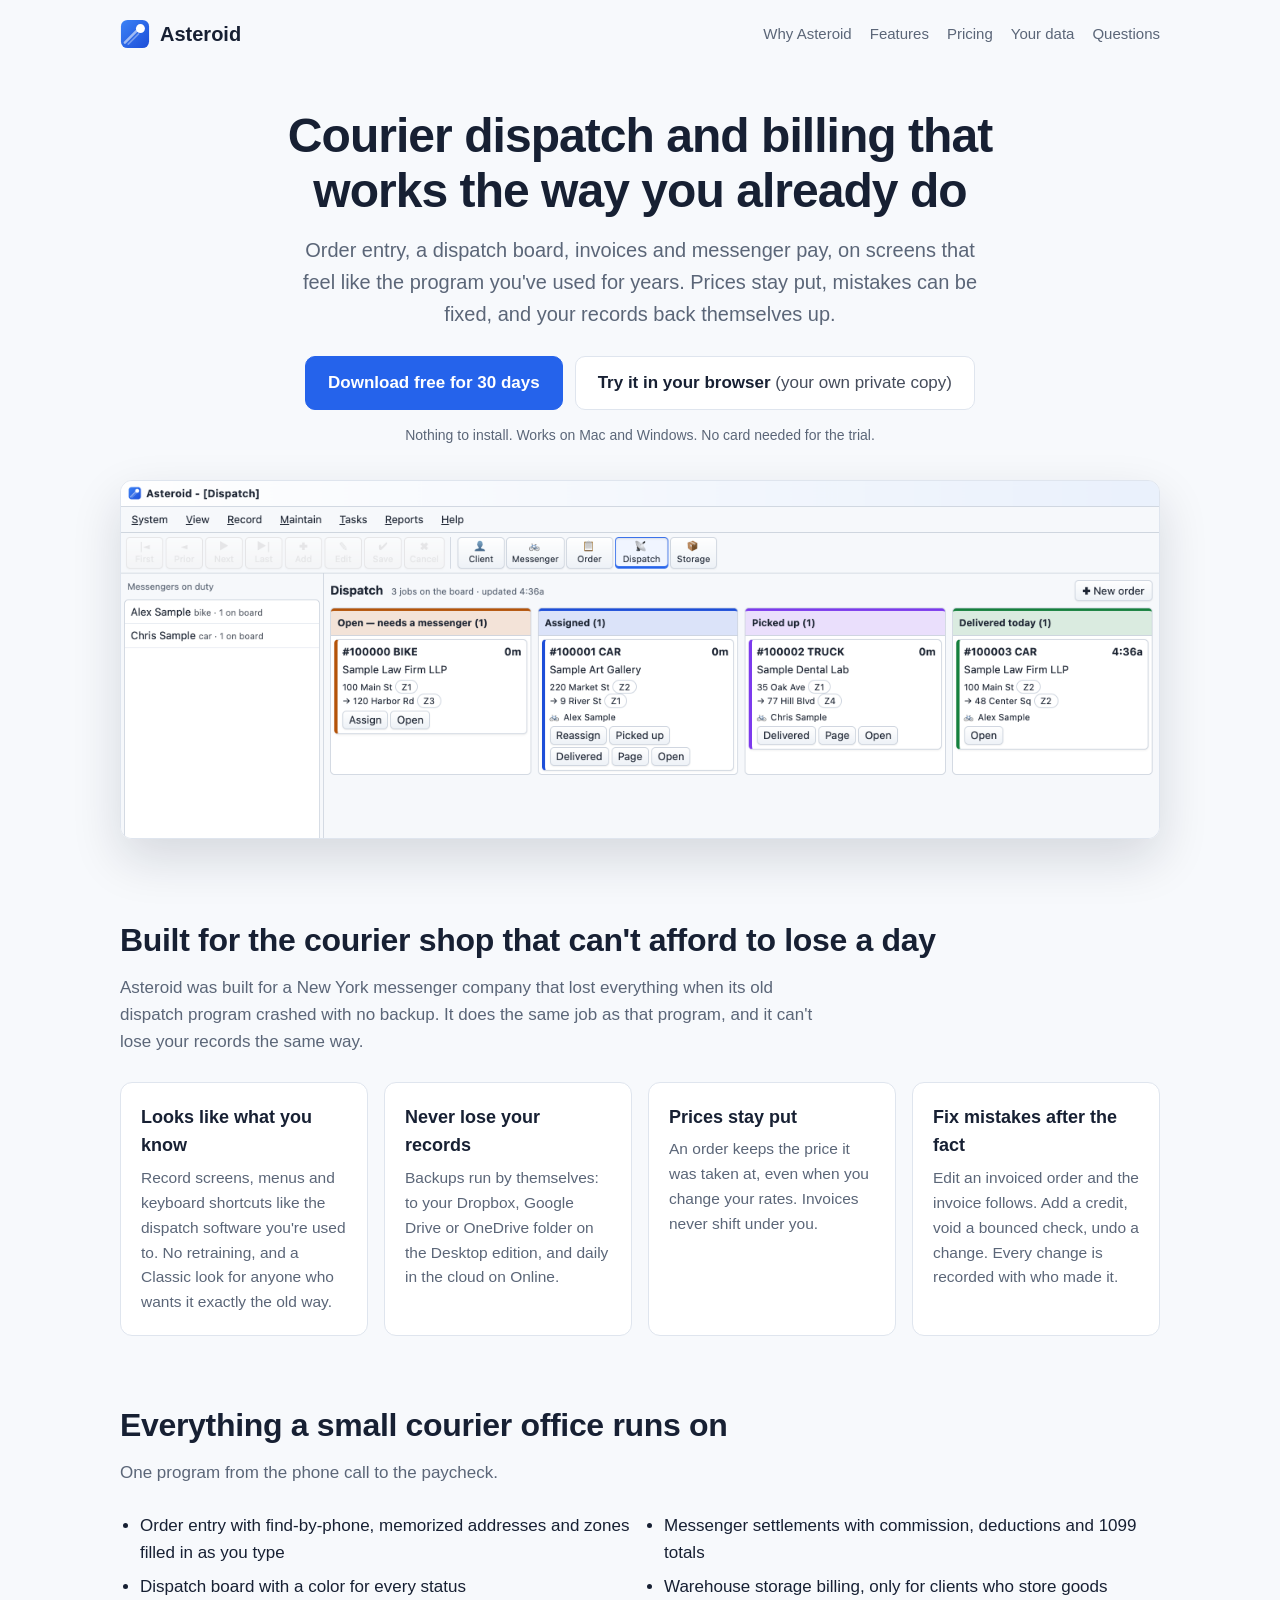
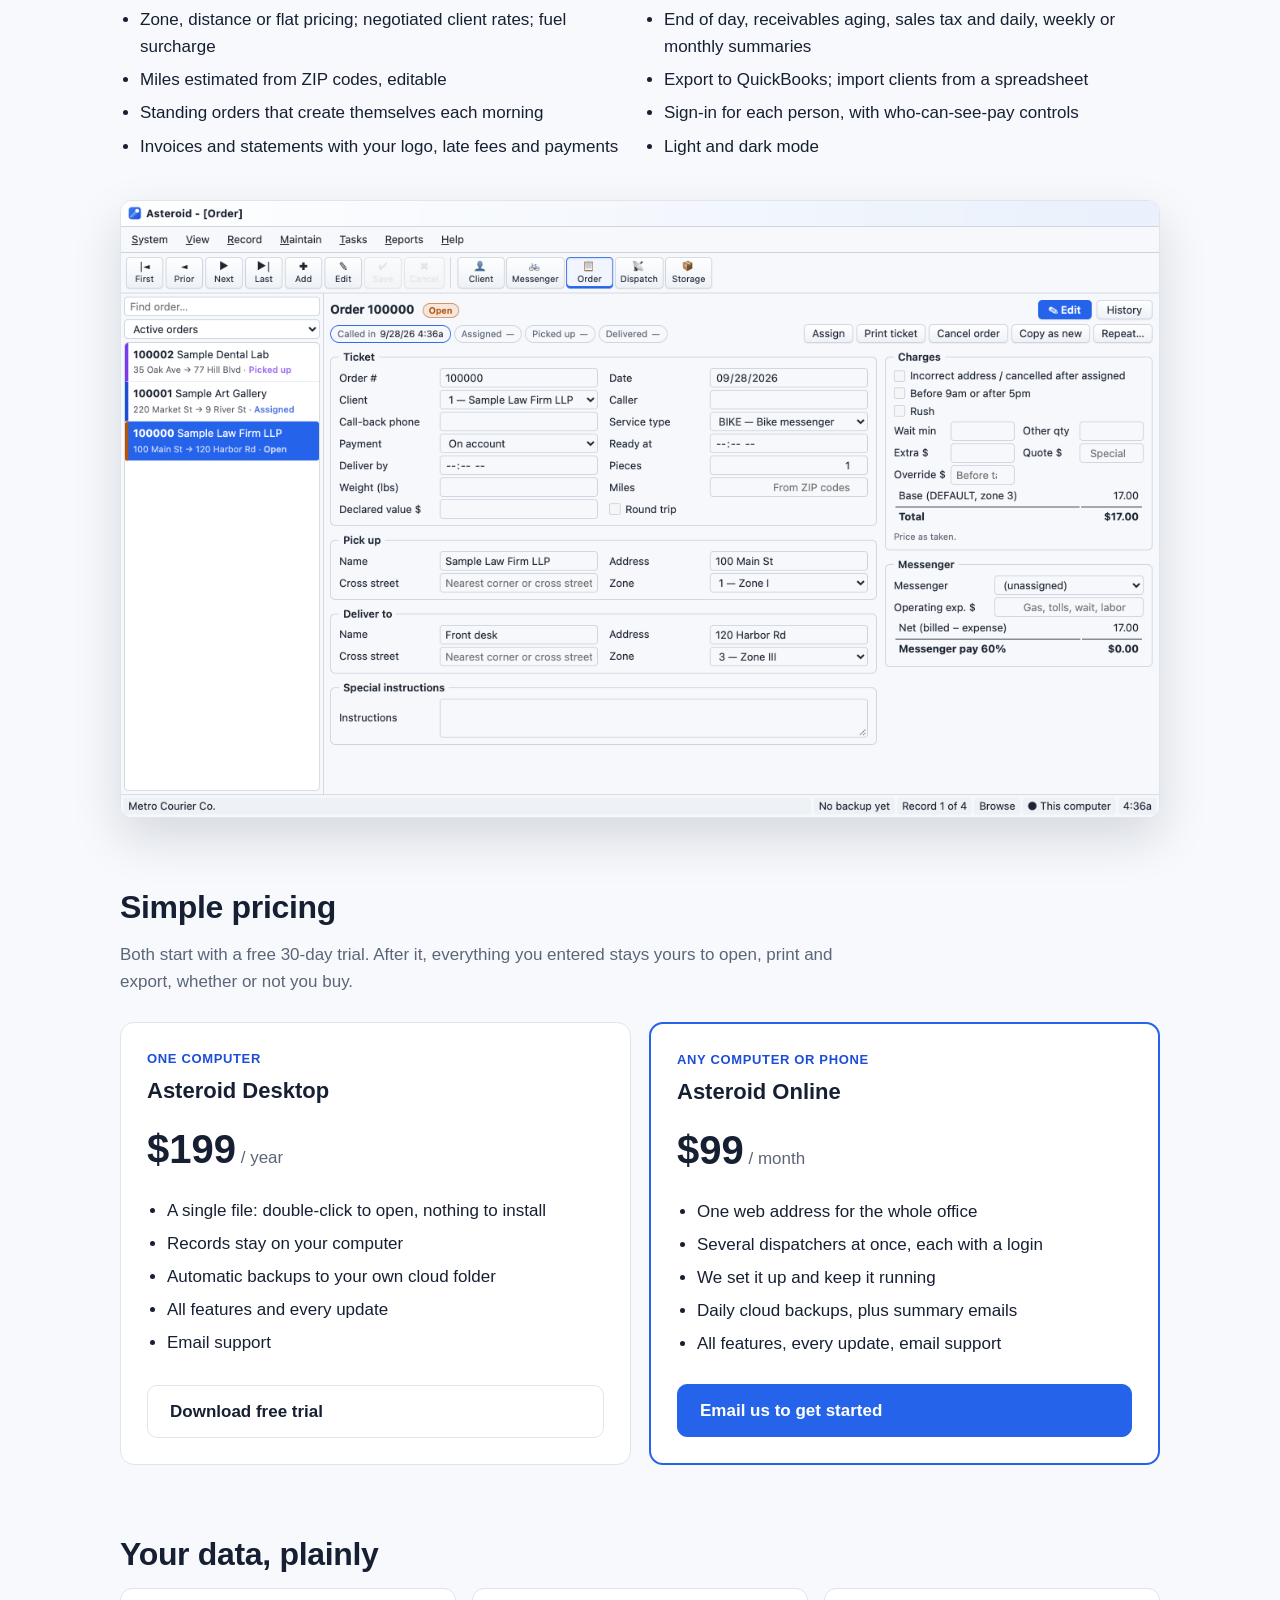
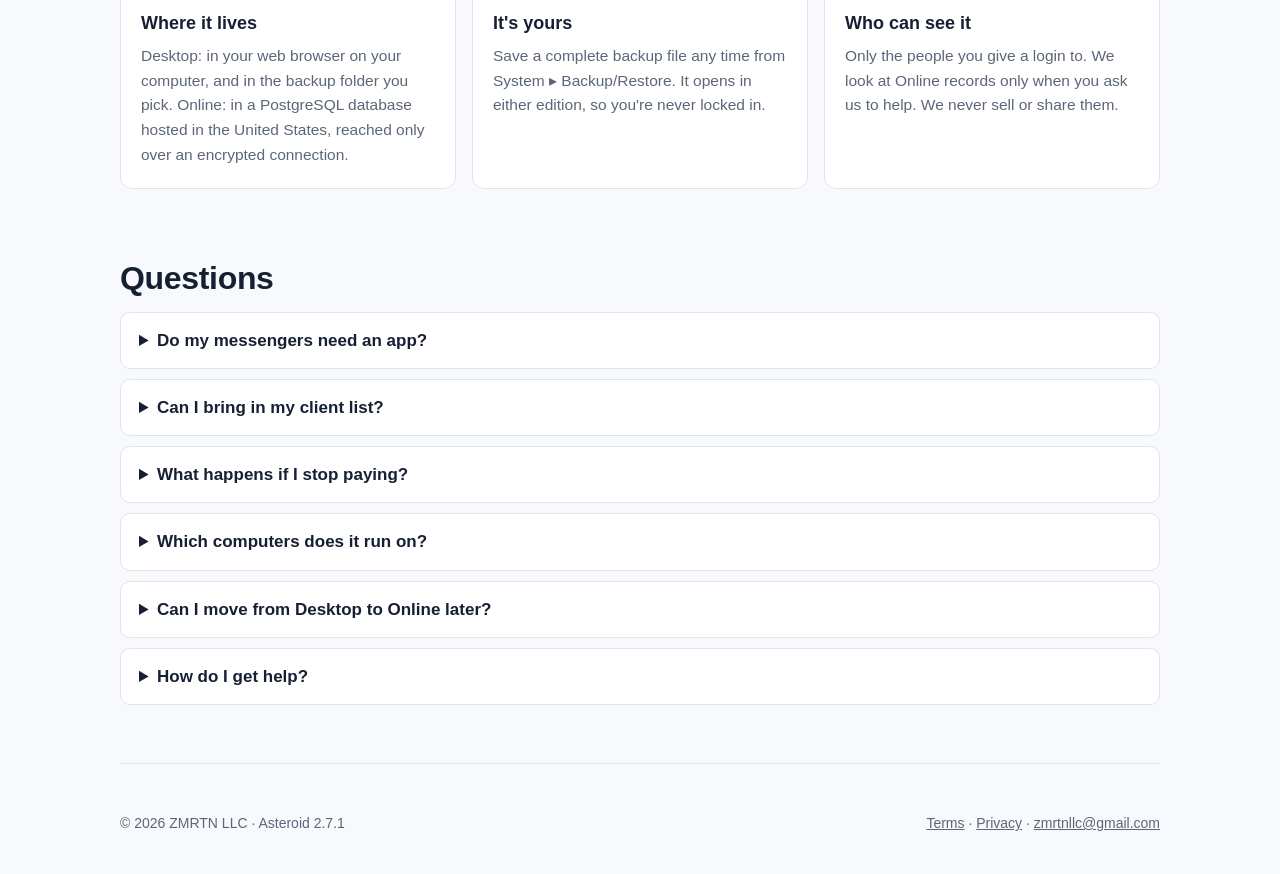
<file: index.html>
<!DOCTYPE html>
<html lang="en">
<head>
<meta charset="utf-8">
<meta name="viewport" content="width=device-width, initial-scale=1">
<title>Asteroid: courier dispatch and billing that works the way you already do</title>
<meta name="description" content="Order entry, dispatch, invoicing and messenger pay for small courier companies. Familiar screens, prices that stay put, and backups that run by themselves. Free for 30 days.">
<link rel="icon" href="data:image/svg+xml,%3Csvg%20xmlns%3D%22http%3A%2F%2Fwww.w3.org%2F2000%2Fsvg%22%20viewBox%3D%220%200%2016%2016%22%3E%3Cdefs%3E%3ClinearGradient%20id%3D%22agr%22%20x1%3D%220%22%20y1%3D%220%22%20x2%3D%221%22%20y2%3D%221%22%3E%3Cstop%20offset%3D%220%22%20stop-color%3D%22%233b82f6%22%2F%3E%3Cstop%20offset%3D%221%22%20stop-color%3D%22%231d4ed8%22%2F%3E%3C%2FlinearGradient%3E%3C%2Fdefs%3E%3Crect%20x%3D%22.5%22%20y%3D%22.5%22%20width%3D%2215%22%20height%3D%2215%22%20rx%3D%223.5%22%20fill%3D%22url(%23agr)%22%2F%3E%3Cpath%20d%3D%22M2.6%2012.6%209.4%205.8%22%20stroke%3D%22%23fff%22%20stroke-opacity%3D%22.55%22%20stroke-width%3D%221.3%22%20stroke-linecap%3D%22round%22%2F%3E%3Cpath%20d%3D%22M4.4%2013.4%209.9%207.9%22%20stroke%3D%22%23fff%22%20stroke-opacity%3D%22.35%22%20stroke-width%3D%22.9%22%20stroke-linecap%3D%22round%22%2F%3E%3Ccircle%20cx%3D%2210.9%22%20cy%3D%225.1%22%20r%3D%222.4%22%20fill%3D%22%23fff%22%2F%3E%3C%2Fsvg%3E">
<link rel="stylesheet" href="site.css">
</head>
<body>
<div class="wrap">
  <header class="top">
    <a class="brand" href="./"><svg viewBox="0 0 16 16" aria-hidden="true"><defs><linearGradient id="agr" x1="0" y1="0" x2="1" y2="1"><stop offset="0" stop-color="#3b82f6"/><stop offset="1" stop-color="#1d4ed8"/></linearGradient></defs><rect x=".5" y=".5" width="15" height="15" rx="3.5" fill="url(#agr)"/><path d="M2.6 12.6 9.4 5.8" stroke="#fff" stroke-opacity=".55" stroke-width="1.3" stroke-linecap="round"/><path d="M4.4 13.4 9.9 7.9" stroke="#fff" stroke-opacity=".35" stroke-width=".9" stroke-linecap="round"/><circle cx="10.9" cy="5.1" r="2.4" fill="#fff"/></svg> Asteroid</a>
    <nav class="links"><a href="#why">Why Asteroid</a><a href="#features">Features</a><a href="#pricing">Pricing</a><a href="#data">Your data</a><a href="#faq">Questions</a></nav>
  </header>

  <div class="hero">
    <h1>Courier dispatch and billing that works the way you already do</h1>
    <p class="lead">Order entry, a dispatch board, invoices and messenger pay, on screens that feel like the program you've used for years. Prices stay put, mistakes can be fixed, and your records back themselves up.</p>
    <div class="btns">
      <a class="btn primary" href="Asteroid.html" download>Download free for 30 days</a>
      <a class="btn" href="app/">Try it in your browser <span style="font-weight:400;opacity:.8">(your own private copy)</span></a>
    </div>
    <p class="small">Nothing to install. Works on Mac and Windows. No card needed for the trial.</p>
    <div class="shot"><picture><source srcset="img/dispatch-dark.png" media="(prefers-color-scheme: dark)"><img src="img/dispatch.png" alt="The Asteroid dispatch board: open, assigned, picked up and delivered jobs in colored columns" width="1280" height="440"></picture></div>
  </div>

  <section id="why">
    <h2>Built for the courier shop that can't afford to lose a day</h2>
    <p class="sub">Asteroid was built for a New York messenger company that lost everything when its old dispatch program crashed with no backup. It does the same job as that program, and it can't lose your records the same way.</p>
    <div class="grid">
      <div class="card"><h3>Looks like what you know</h3><p>Record screens, menus and keyboard shortcuts like the dispatch software you're used to. No retraining, and a Classic look for anyone who wants it exactly the old way.</p></div>
      <div class="card"><h3>Never lose your records</h3><p>Backups run by themselves: to your Dropbox, Google Drive or OneDrive folder on the Desktop edition, and daily in the cloud on Online.</p></div>
      <div class="card"><h3>Prices stay put</h3><p>An order keeps the price it was taken at, even when you change your rates. Invoices never shift under you.</p></div>
      <div class="card"><h3>Fix mistakes after the fact</h3><p>Edit an invoiced order and the invoice follows. Add a credit, void a bounced check, undo a change. Every change is recorded with who made it.</p></div>
    </div>
  </section>

  <section id="features">
    <h2>Everything a small courier office runs on</h2>
    <p class="sub">One program from the phone call to the paycheck.</p>
    <ul class="feats">
      <li>Order entry with find-by-phone, memorized addresses and zones filled in as you type</li>
      <li>Dispatch board with a color for every status</li>
      <li>Zone, distance or flat pricing; negotiated client rates; fuel surcharge</li>
      <li>Miles estimated from ZIP codes, editable</li>
      <li>Standing orders that create themselves each morning</li>
      <li>Invoices and statements with your logo, late fees and payments</li>
      <li>Messenger settlements with commission, deductions and 1099 totals</li>
      <li>Warehouse storage billing, only for clients who store goods</li>
      <li>End of day, receivables aging, sales tax and daily, weekly or monthly summaries</li>
      <li>Export to QuickBooks; import clients from a spreadsheet</li>
      <li>Sign-in for each person, with who-can-see-pay controls</li>
      <li>Light and dark mode</li>
    </ul>
    <div class="shot"><picture><source srcset="img/order-dark.png" media="(prefers-color-scheme: dark)"><img src="img/order.png" alt="An order in Asteroid: ticket, pick-up and delivery, charges with a fuel surcharge, and the messenger's pay" width="1280" height="760" loading="lazy"></picture></div>
  </section>

  <section id="pricing">
    <h2>Simple pricing</h2>
    <p class="sub">Both start with a free 30-day trial. After it, everything you entered stays yours to open, print and export, whether or not you buy.</p>
    <div class="price">
      <div class="plan">
        <div class="tag">One computer</div>
        <h3>Asteroid Desktop</h3>
        <div class="amt">$199<span> / year</span></div>
        <ul>
          <li>A single file: double-click to open, nothing to install</li>
          <li>Records stay on your computer</li>
          <li>Automatic backups to your own cloud folder</li>
          <li>All features and every update</li>
          <li>Email support</li>
        </ul>
        <a class="btn" href="Asteroid.html" download>Download free trial</a>
      </div>
      <div class="plan best">
        <div class="tag">Any computer or phone</div>
        <h3>Asteroid Online</h3>
        <div class="amt">$99<span> / month</span></div>
        <ul>
          <li>One web address for the whole office</li>
          <li>Several dispatchers at once, each with a login</li>
          <li>We set it up and keep it running</li>
          <li>Daily cloud backups, plus summary emails</li>
          <li>All features, every update, email support</li>
        </ul>
        <a class="btn primary" href="mailto:zmrtnllc@gmail.com?subject=Asteroid%20Online">Email us to get started</a>
      </div>
    </div>
  </section>

  <section id="data">
    <h2>Your data, plainly</h2>
    <div class="grid">
      <div class="card"><h3>Where it lives</h3><p>Desktop: in your web browser on your computer, and in the backup folder you pick. Online: in a PostgreSQL database hosted in the United States, reached only over an encrypted connection.</p></div>
      <div class="card"><h3>It's yours</h3><p>Save a complete backup file any time from System ▸ Backup/Restore. It opens in either edition, so you're never locked in.</p></div>
      <div class="card"><h3>Who can see it</h3><p>Only the people you give a login to. We look at Online records only when you ask us to help. We never sell or share them.</p></div>
    </div>
  </section>

  <section id="faq" class="faq">
    <h2>Questions</h2>
    <details><summary>Do my messengers need an app?</summary><p>No. Asteroid is for the office. Messengers carry on as they do now, and you can page them with a text from any order.</p></details>
    <details><summary>Can I bring in my client list?</summary><p>Yes. Copy it from Excel, Google Sheets or QuickBooks and paste it into System ▸ Utilities ▸ Import Clients. Columns are matched for you.</p></details>
    <details><summary>What happens if I stop paying?</summary><p>Nothing is deleted. Asteroid stops taking new orders, but you can still open, print, export and back up everything you entered.</p></details>
    <details><summary>Which computers does it run on?</summary><p>Any recent Mac or Windows PC. Use Chrome or Edge for the Desktop edition's automatic backups. Online works in any browser, including on phones and tablets.</p></details>
    <details><summary>Can I move from Desktop to Online later?</summary><p>Yes. Save a backup file in Desktop and restore it in Online. Every order, invoice and client comes across.</p></details>
    <details><summary>How do I get help?</summary><p>Email <a href="mailto:zmrtnllc@gmail.com">zmrtnllc@gmail.com</a>. We answer within one business day.</p></details>
  </section>

  <footer>
    <span>© 2026 ZMRTN LLC · Asteroid 2.7.1</span>
    <span><a href="terms.html">Terms</a> · <a href="privacy.html">Privacy</a> · <a href="mailto:zmrtnllc@gmail.com">zmrtnllc@gmail.com</a></span>
  </footer>
</div>
</body>
</html>
</file>
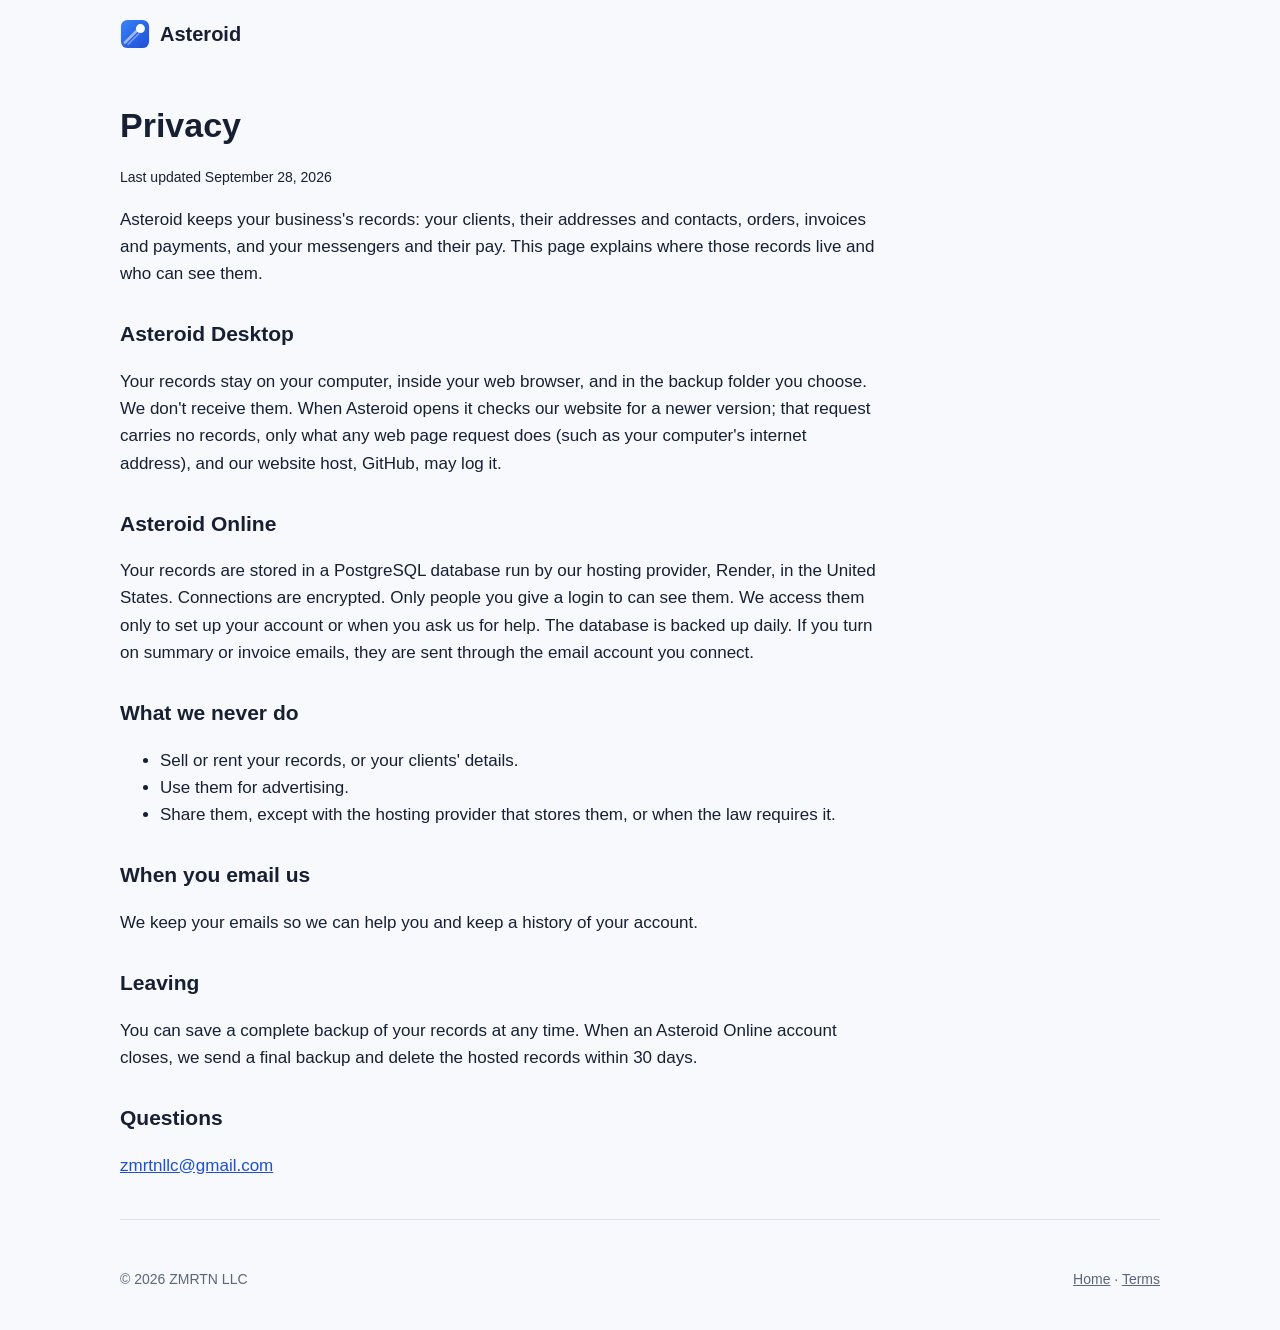
<file: privacy.html>
<!DOCTYPE html>
<html lang="en">
<head>
<meta charset="utf-8">
<meta name="viewport" content="width=device-width, initial-scale=1">
<title>Privacy · Asteroid</title>
<link rel="icon" href="data:image/svg+xml,%3Csvg%20xmlns%3D%22http%3A%2F%2Fwww.w3.org%2F2000%2Fsvg%22%20viewBox%3D%220%200%2016%2016%22%3E%3Cdefs%3E%3ClinearGradient%20id%3D%22agr%22%20x1%3D%220%22%20y1%3D%220%22%20x2%3D%221%22%20y2%3D%221%22%3E%3Cstop%20offset%3D%220%22%20stop-color%3D%22%233b82f6%22%2F%3E%3Cstop%20offset%3D%221%22%20stop-color%3D%22%231d4ed8%22%2F%3E%3C%2FlinearGradient%3E%3C%2Fdefs%3E%3Crect%20x%3D%22.5%22%20y%3D%22.5%22%20width%3D%2215%22%20height%3D%2215%22%20rx%3D%223.5%22%20fill%3D%22url(%23agr)%22%2F%3E%3Cpath%20d%3D%22M2.6%2012.6%209.4%205.8%22%20stroke%3D%22%23fff%22%20stroke-opacity%3D%22.55%22%20stroke-width%3D%221.3%22%20stroke-linecap%3D%22round%22%2F%3E%3Cpath%20d%3D%22M4.4%2013.4%209.9%207.9%22%20stroke%3D%22%23fff%22%20stroke-opacity%3D%22.35%22%20stroke-width%3D%22.9%22%20stroke-linecap%3D%22round%22%2F%3E%3Ccircle%20cx%3D%2210.9%22%20cy%3D%225.1%22%20r%3D%222.4%22%20fill%3D%22%23fff%22%2F%3E%3C%2Fsvg%3E">
<link rel="stylesheet" href="site.css">
</head>
<body>
<div class="wrap">
  <header class="top"><a class="brand" href="./"><svg viewBox="0 0 16 16" aria-hidden="true"><defs><linearGradient id="agr" x1="0" y1="0" x2="1" y2="1"><stop offset="0" stop-color="#3b82f6"/><stop offset="1" stop-color="#1d4ed8"/></linearGradient></defs><rect x=".5" y=".5" width="15" height="15" rx="3.5" fill="url(#agr)"/><path d="M2.6 12.6 9.4 5.8" stroke="#fff" stroke-opacity=".55" stroke-width="1.3" stroke-linecap="round"/><path d="M4.4 13.4 9.9 7.9" stroke="#fff" stroke-opacity=".35" stroke-width=".9" stroke-linecap="round"/><circle cx="10.9" cy="5.1" r="2.4" fill="#fff"/></svg> Asteroid</a></header>
  <div class="doc">
    <h1>Privacy</h1>
    <p class="small">Last updated September 28, 2026</p>
    <p>Asteroid keeps your business's records: your clients, their addresses and contacts, orders, invoices and payments, and your messengers and their pay. This page explains where those records live and who can see them.</p>

    <h2>Asteroid Desktop</h2>
    <p>Your records stay on your computer, inside your web browser, and in the backup folder you choose. We don't receive them. When Asteroid opens it checks our website for a newer version; that request carries no records, only what any web page request does (such as your computer's internet address), and our website host, GitHub, may log it.</p>

    <h2>Asteroid Online</h2>
    <p>Your records are stored in a PostgreSQL database run by our hosting provider, Render, in the United States. Connections are encrypted. Only people you give a login to can see them. We access them only to set up your account or when you ask us for help. The database is backed up daily. If you turn on summary or invoice emails, they are sent through the email account you connect.</p>

    <h2>What we never do</h2>
    <ul>
      <li>Sell or rent your records, or your clients' details.</li>
      <li>Use them for advertising.</li>
      <li>Share them, except with the hosting provider that stores them, or when the law requires it.</li>
    </ul>

    <h2>When you email us</h2>
    <p>We keep your emails so we can help you and keep a history of your account.</p>

    <h2>Leaving</h2>
    <p>You can save a complete backup of your records at any time. When an Asteroid Online account closes, we send a final backup and delete the hosted records within 30 days.</p>

    <h2>Questions</h2>
    <p><a href="mailto:zmrtnllc@gmail.com">zmrtnllc@gmail.com</a></p>
  </div>
  <footer><span>© 2026 ZMRTN LLC</span><span><a href="./">Home</a> · <a href="terms.html">Terms</a></span></footer>
</div>
</body>
</html>
</file>
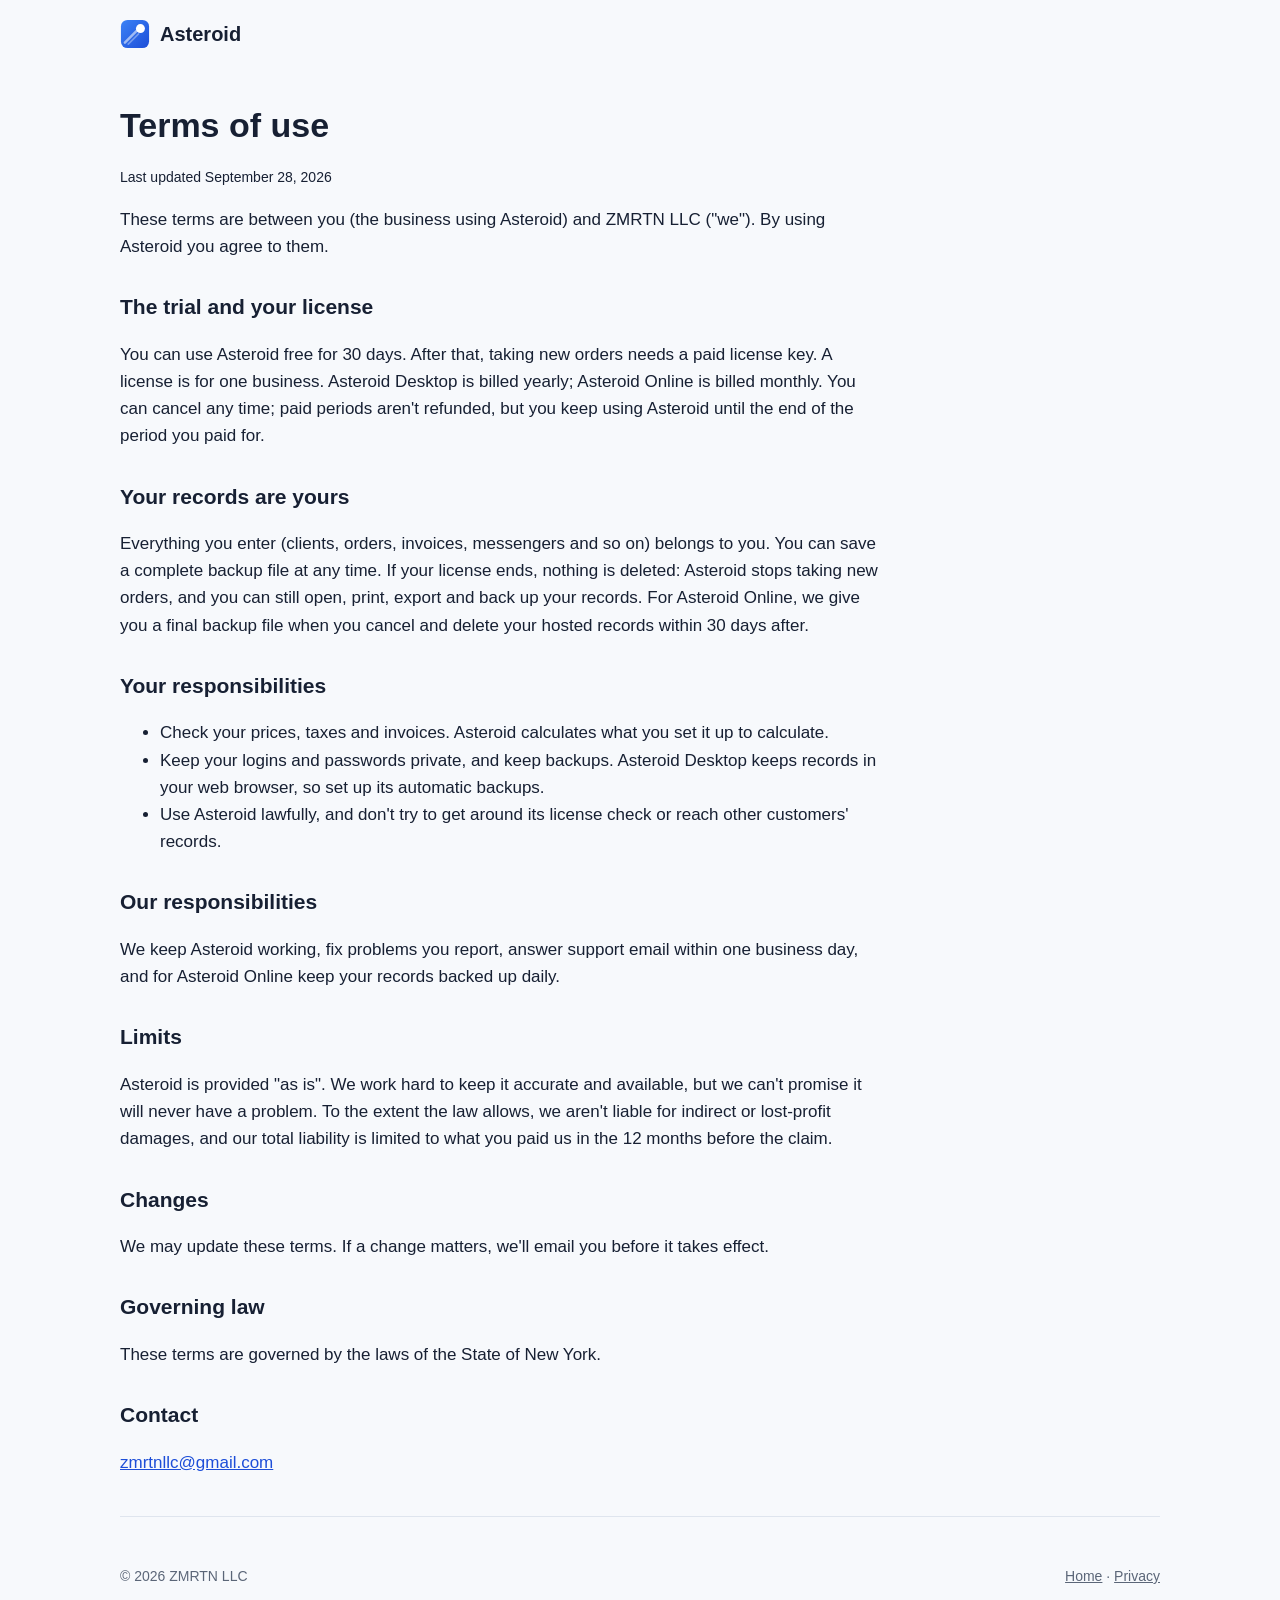
<file: terms.html>
<!DOCTYPE html>
<html lang="en">
<head>
<meta charset="utf-8">
<meta name="viewport" content="width=device-width, initial-scale=1">
<title>Terms · Asteroid</title>
<link rel="icon" href="data:image/svg+xml,%3Csvg%20xmlns%3D%22http%3A%2F%2Fwww.w3.org%2F2000%2Fsvg%22%20viewBox%3D%220%200%2016%2016%22%3E%3Cdefs%3E%3ClinearGradient%20id%3D%22agr%22%20x1%3D%220%22%20y1%3D%220%22%20x2%3D%221%22%20y2%3D%221%22%3E%3Cstop%20offset%3D%220%22%20stop-color%3D%22%233b82f6%22%2F%3E%3Cstop%20offset%3D%221%22%20stop-color%3D%22%231d4ed8%22%2F%3E%3C%2FlinearGradient%3E%3C%2Fdefs%3E%3Crect%20x%3D%22.5%22%20y%3D%22.5%22%20width%3D%2215%22%20height%3D%2215%22%20rx%3D%223.5%22%20fill%3D%22url(%23agr)%22%2F%3E%3Cpath%20d%3D%22M2.6%2012.6%209.4%205.8%22%20stroke%3D%22%23fff%22%20stroke-opacity%3D%22.55%22%20stroke-width%3D%221.3%22%20stroke-linecap%3D%22round%22%2F%3E%3Cpath%20d%3D%22M4.4%2013.4%209.9%207.9%22%20stroke%3D%22%23fff%22%20stroke-opacity%3D%22.35%22%20stroke-width%3D%22.9%22%20stroke-linecap%3D%22round%22%2F%3E%3Ccircle%20cx%3D%2210.9%22%20cy%3D%225.1%22%20r%3D%222.4%22%20fill%3D%22%23fff%22%2F%3E%3C%2Fsvg%3E">
<link rel="stylesheet" href="site.css">
</head>
<body>
<div class="wrap">
  <header class="top"><a class="brand" href="./"><svg viewBox="0 0 16 16" aria-hidden="true"><defs><linearGradient id="agr" x1="0" y1="0" x2="1" y2="1"><stop offset="0" stop-color="#3b82f6"/><stop offset="1" stop-color="#1d4ed8"/></linearGradient></defs><rect x=".5" y=".5" width="15" height="15" rx="3.5" fill="url(#agr)"/><path d="M2.6 12.6 9.4 5.8" stroke="#fff" stroke-opacity=".55" stroke-width="1.3" stroke-linecap="round"/><path d="M4.4 13.4 9.9 7.9" stroke="#fff" stroke-opacity=".35" stroke-width=".9" stroke-linecap="round"/><circle cx="10.9" cy="5.1" r="2.4" fill="#fff"/></svg> Asteroid</a></header>
  <div class="doc">
    <h1>Terms of use</h1>
    <p class="small">Last updated September 28, 2026</p>
    <p>These terms are between you (the business using Asteroid) and ZMRTN LLC ("we"). By using Asteroid you agree to them.</p>

    <h2>The trial and your license</h2>
    <p>You can use Asteroid free for 30 days. After that, taking new orders needs a paid license key. A license is for one business. Asteroid Desktop is billed yearly; Asteroid Online is billed monthly. You can cancel any time; paid periods aren't refunded, but you keep using Asteroid until the end of the period you paid for.</p>

    <h2>Your records are yours</h2>
    <p>Everything you enter (clients, orders, invoices, messengers and so on) belongs to you. You can save a complete backup file at any time. If your license ends, nothing is deleted: Asteroid stops taking new orders, and you can still open, print, export and back up your records. For Asteroid Online, we give you a final backup file when you cancel and delete your hosted records within 30 days after.</p>

    <h2>Your responsibilities</h2>
    <ul>
      <li>Check your prices, taxes and invoices. Asteroid calculates what you set it up to calculate.</li>
      <li>Keep your logins and passwords private, and keep backups. Asteroid Desktop keeps records in your web browser, so set up its automatic backups.</li>
      <li>Use Asteroid lawfully, and don't try to get around its license check or reach other customers' records.</li>
    </ul>

    <h2>Our responsibilities</h2>
    <p>We keep Asteroid working, fix problems you report, answer support email within one business day, and for Asteroid Online keep your records backed up daily.</p>

    <h2>Limits</h2>
    <p>Asteroid is provided "as is". We work hard to keep it accurate and available, but we can't promise it will never have a problem. To the extent the law allows, we aren't liable for indirect or lost-profit damages, and our total liability is limited to what you paid us in the 12 months before the claim.</p>

    <h2>Changes</h2>
    <p>We may update these terms. If a change matters, we'll email you before it takes effect.</p>

    <h2>Governing law</h2>
    <p>These terms are governed by the laws of the State of New York.</p>

    <h2>Contact</h2>
    <p><a href="mailto:zmrtnllc@gmail.com">zmrtnllc@gmail.com</a></p>
  </div>
  <footer><span>© 2026 ZMRTN LLC</span><span><a href="./">Home</a> · <a href="privacy.html">Privacy</a></span></footer>
</div>
</body>
</html>
</file>
<file: site.css>
:root{--bg:#f7f9fc;--card:#ffffff;--text:#172033;--muted:#5b6678;--line:#dfe5ee;--blue:#1d4ed8;--blue2:#2563eb;--soft:#e8f0fe;--ok:#15803d}
@media (prefers-color-scheme:dark){:root{--bg:#141922;--card:#1c2330;--text:#e8edf5;--muted:#a3adbd;--line:#2d3646;--blue:#60a5fa;--blue2:#2563eb;--soft:#1f2a3d;--ok:#4ade80}}
*{box-sizing:border-box}
html{-webkit-text-size-adjust:100%}
body{margin:0;background:var(--bg);color:var(--text);font:17px/1.6 -apple-system,BlinkMacSystemFont,"Segoe UI",Roboto,Helvetica,Arial,sans-serif}
a{color:var(--blue)}
.wrap{max-width:1080px;margin:0 auto;padding:0 20px}
header.top{display:flex;align-items:center;justify-content:space-between;gap:12px;padding:18px 0}
.brand{display:flex;align-items:center;gap:10px;font-weight:700;font-size:20px;color:var(--text);text-decoration:none}
.brand svg{width:30px;height:30px}
nav.links{display:flex;gap:18px;flex-wrap:wrap;font-size:15px}
nav.links a{color:var(--muted);text-decoration:none}
nav.links a:hover{color:var(--text)}
.hero{padding:40px 0 20px;text-align:center}
.hero h1{font-size:clamp(30px,5vw,48px);line-height:1.15;margin:0 auto 16px;max-width:820px;letter-spacing:-.02em}
.hero p.lead{font-size:clamp(17px,2.2vw,20px);color:var(--muted);max-width:700px;margin:0 auto 26px}
.btns{display:flex;gap:12px;justify-content:center;flex-wrap:wrap}
.btn{display:inline-block;padding:12px 22px;border-radius:10px;font-weight:600;text-decoration:none;border:1px solid var(--line);color:var(--text);background:var(--card)}
.btn.primary{background:var(--blue2);border-color:var(--blue2);color:#fff}
.btn:hover{filter:brightness(1.06)}
.small{font-size:14px;color:var(--muted)}
.shot{margin:34px auto 0;max-width:1080px;border-radius:12px;overflow:hidden;border:1px solid var(--line);box-shadow:0 20px 50px rgba(15,23,42,.14)}
.shot img{display:block;width:100%;height:auto}
section{padding:56px 0 8px}
section h2{font-size:clamp(24px,3.4vw,32px);margin:0 0 8px;letter-spacing:-.01em}
section .sub{color:var(--muted);margin:0 0 26px;max-width:720px}
.grid{display:grid;gap:16px;grid-template-columns:repeat(auto-fit,minmax(240px,1fr))}
.card{background:var(--card);border:1px solid var(--line);border-radius:12px;padding:20px}
.card h3{margin:0 0 6px;font-size:18px}
.card p{margin:0;color:var(--muted);font-size:15.5px}
ul.feats{columns:2 280px;gap:28px;padding-left:20px;margin:0}
ul.feats li{break-inside:avoid;margin-bottom:6px}
.price{display:grid;gap:18px;grid-template-columns:repeat(auto-fit,minmax(300px,1fr))}
.plan{background:var(--card);border:1px solid var(--line);border-radius:14px;padding:26px;display:flex;flex-direction:column}
.plan.best{border:2px solid var(--blue2)}
.plan .tag{font-size:13px;font-weight:700;color:var(--blue);text-transform:uppercase;letter-spacing:.05em}
.plan h3{margin:4px 0 2px;font-size:22px}
.plan .amt{font-size:40px;font-weight:800;margin:6px 0 2px}
.plan .amt span{font-size:17px;font-weight:500;color:var(--muted)}
.plan ul{padding-left:20px;margin:14px 0 20px;flex:1}
.plan li{margin-bottom:6px}
.faq details{background:var(--card);border:1px solid var(--line);border-radius:10px;padding:14px 18px;margin-bottom:10px}
.faq summary{cursor:pointer;font-weight:600}
.faq details p{margin:10px 0 0;color:var(--muted)}
footer{padding:48px 0 40px;margin-top:40px;border-top:1px solid var(--line);color:var(--muted);font-size:14px;display:flex;gap:18px;flex-wrap:wrap;justify-content:space-between}
footer a{color:var(--muted)}
.doc{max-width:760px}
.doc h1{font-size:34px;margin:30px 0 4px}
.doc h2{font-size:21px;margin:30px 0 6px}
.doc p,.doc li{color:var(--text)}
@media (max-width:600px){nav.links{display:none} body{font-size:16px} .plan .amt{font-size:34px}}
</file>
